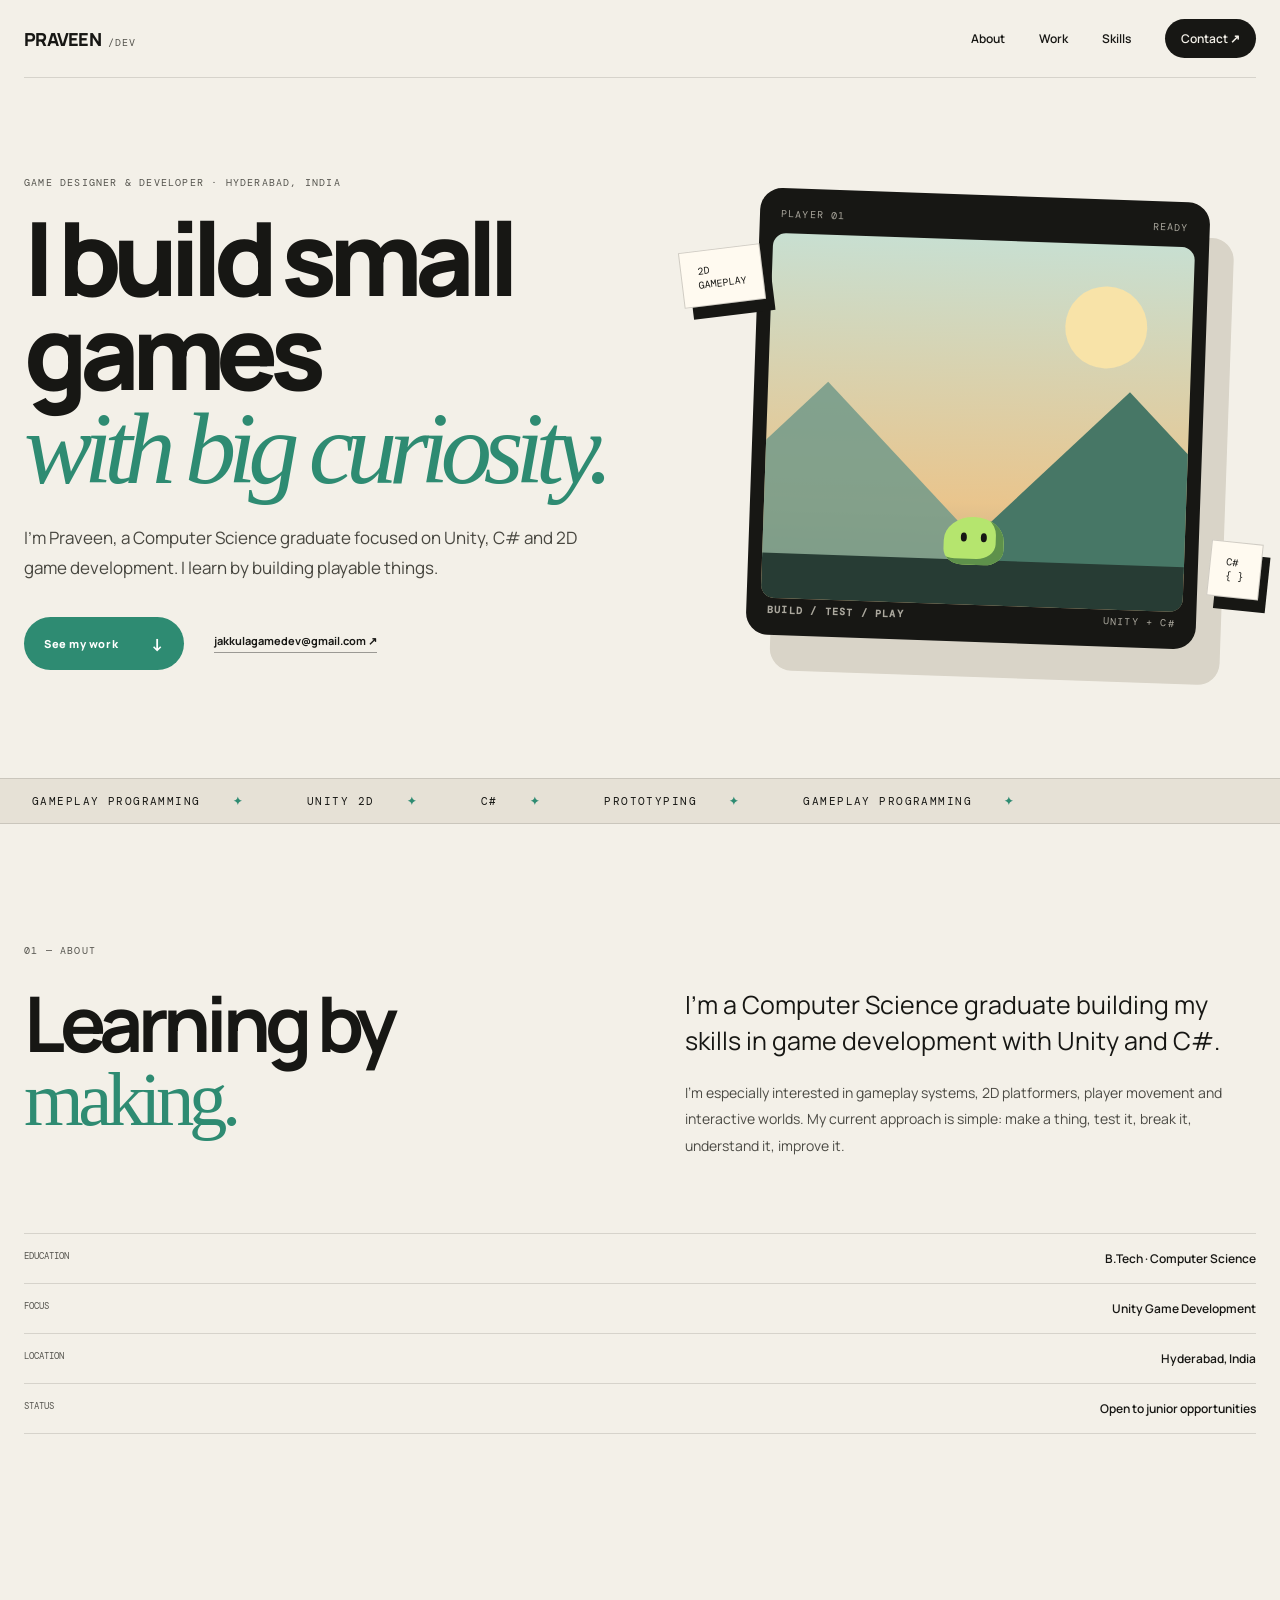
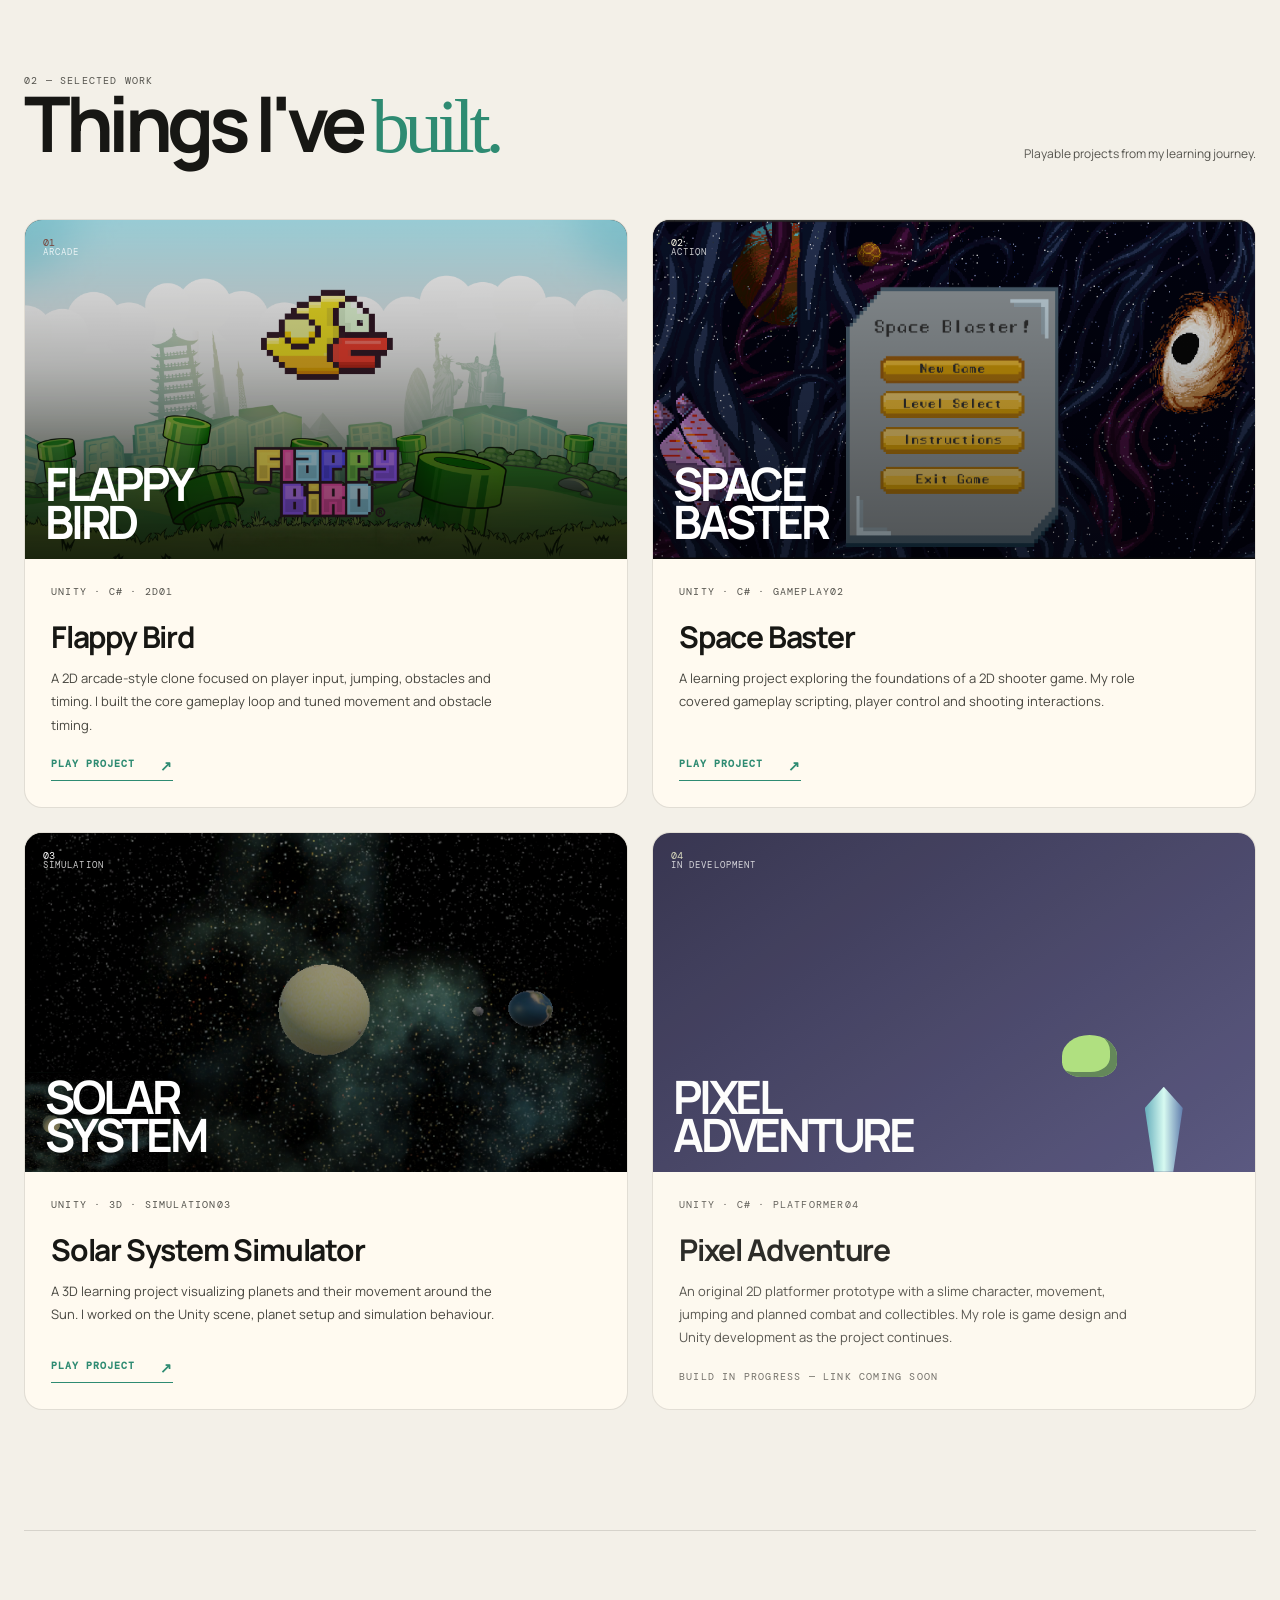
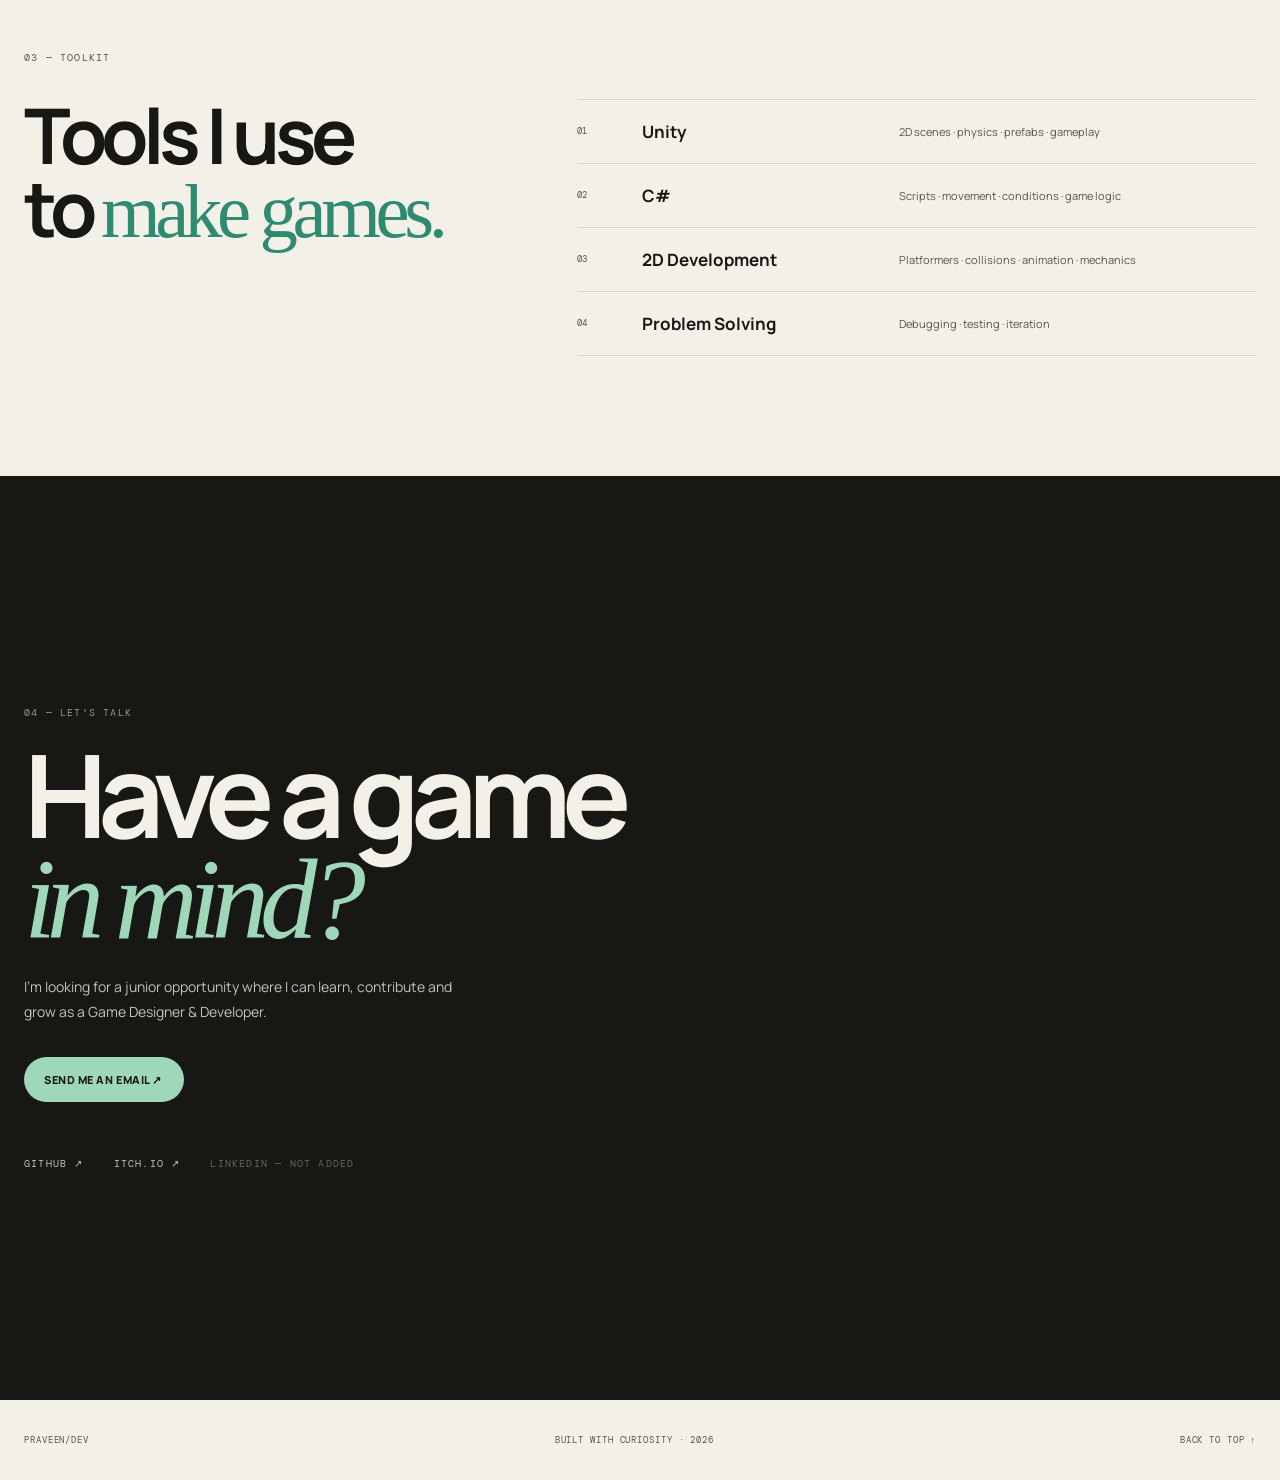
<file: index.html>
<!DOCTYPE html>
<html lang="en">
<head>
  <meta charset="UTF-8">
  <meta name="viewport" content="width=device-width, initial-scale=1.0">
  <meta name="description" content="Praveen — Game Designer &amp; Developer portfolio.">
  <title>Praveen — Game Designer &amp; Developer</title>
  <link rel="preconnect" href="https://fonts.googleapis.com">
  <link rel="preconnect" href="https://fonts.gstatic.com" crossorigin>
  <link href="https://fonts.googleapis.com/css2?family=DM+Mono:wght@400;500&family=Manrope:wght@400;500;600;700;800&display=swap" rel="stylesheet">
  <link rel="stylesheet" href="style.css">
</head>
<body>
  <header class="header">
    <a class="logo" href="#home">PRAVEEN<span>/DEV</span></a>
    <nav class="nav" aria-label="Main navigation">
      <a href="#about">About</a>
      <a href="#work">Work</a>
      <a href="#skills">Skills</a>
      <a href="#contact" class="nav-button">Contact ↗</a>
    </nav>
    <button class="menu-toggle" aria-label="Open menu" aria-expanded="false">☰</button>
  </header>

  <main>
    <section class="hero" id="home">
      <div class="hero-left">
        <p class="kicker">GAME DESIGNER &amp; DEVELOPER · HYDERABAD, INDIA</p>
        <h1>I build small games<br><em>with big curiosity.</em></h1>
        <p class="intro">I'm Praveen, a Computer Science graduate focused on Unity, C# and 2D game development. I learn by building playable things.</p>
        <div class="actions">
          <a class="primary" href="#work">See my work <span>↓</span></a>
          <a class="underlined" href="mailto:jakkulagamedev@gmail.com">jakkulagamedev@gmail.com ↗</a>
        </div>
      </div>

      <div class="hero-right" aria-label="Game developer illustration">
        <div class="portrait-card">
          <div class="portrait-top"><span>PLAYER 01</span><span>READY</span></div>
          <div class="portrait-scene">
            <div class="sun"></div>
            <div class="hill hill-one"></div>
            <div class="hill hill-two"></div>
            <div class="character"><span></span><span></span></div>
            <div class="ground"></div>
          </div>
          <div class="portrait-bottom">
            <strong>BUILD / TEST / PLAY</strong>
            <span>UNITY + C#</span>
          </div>
        </div>
        <div class="floating-note note-one">2D<br>GAMEPLAY</div>
        <div class="floating-note note-two">C#<br>{ }</div>
      </div>
    </section>

    <div class="marquee"><span>GAMEPLAY PROGRAMMING</span><b>✦</b><span>UNITY 2D</span><b>✦</b><span>C#</span><b>✦</b><span>PROTOTYPING</span><b>✦</b><span>GAMEPLAY PROGRAMMING</span><b>✦</b></div>

    <section class="about section" id="about">
      <div class="section-label">01 — ABOUT</div>
      <div class="about-copy">
        <h2>Learning by <span>making.</span></h2>
        <div>
          <p class="large">I’m a Computer Science graduate building my skills in game development with Unity and C#.</p>
          <p>I’m especially interested in gameplay systems, 2D platformers, player movement and interactive worlds. My current approach is simple: make a thing, test it, break it, understand it, improve it.</p>
        </div>
      </div>
      <div class="facts">
        <div><span>EDUCATION</span><strong>B.Tech · Computer Science</strong></div>
        <div><span>FOCUS</span><strong>Unity Game Development</strong></div>
        <div><span>LOCATION</span><strong>Hyderabad, India</strong></div>
        <div><span>STATUS</span><strong>Open to junior opportunities</strong></div>
      </div>
    </section>

    <section class="work section" id="work">
      <div class="section-head">
        <div>
          <div class="section-label">02 — SELECTED WORK</div>
          <h2>Things I've <span>built.</span></h2>
        </div>
        <p>Playable projects from my learning journey.</p>
      </div>

      <div class="project-list">
        <a class="project-link" href="flappy-bird.html"><article class="project featured">
          <div class="project-number">01</div>
          <div class="project-visual image-project flappy"><img src="flappy-bird.png" alt="FLAPPY BIRD project screenshot"><div class="image-overlay"></div><span>ARCADE</span><strong>FLAPPY<br>BIRD</strong></div>
<div class="project-body">
            <div class="project-meta"><span>UNITY · C# · 2D</span><span>01</span></div>
            <h3>Flappy Bird</h3>
            <p>A 2D arcade-style clone focused on player input, jumping, obstacles and timing. I built the core gameplay loop and tuned movement and obstacle timing.</p>
            <span class="play">PLAY PROJECT <span>↗</span></span>
          </div>
        </article></a>

        <a class="project-link" href="space-baster.html"><article class="project">
          <div class="project-number">02</div>
          <div class="project-visual image-project space"><img src="space-baster.png" alt="SPACE BASTER project screenshot"><div class="image-overlay"></div><span>ACTION</span><strong>SPACE<br>BASTER</strong></div>
<div class="project-body">
            <div class="project-meta"><span>UNITY · C# · GAMEPLAY</span><span>02</span></div>
            <h3>Space Baster</h3>
            <p>A learning project exploring the foundations of a 2D shooter game. My role covered gameplay scripting, player control and shooting interactions.</p>
            <span class="play">PLAY PROJECT <span>↗</span></span>
          </div>
        </article></a>

        <a class="project-link" href="solar-system-simulator.html"><article class="project">
          <div class="project-number">03</div>
          <div class="project-visual image-project solar"><img src="solar-system.png" alt="SOLAR SYSTEM project screenshot"><div class="image-overlay"></div><span>SIMULATION</span><strong>SOLAR<br>SYSTEM</strong></div>
<div class="project-body">
            <div class="project-meta"><span>UNITY · 3D · SIMULATION</span><span>03</span></div>
            <h3>Solar System Simulator</h3>
            <p>A 3D learning project visualizing planets and their movement around the Sun. I worked on the Unity scene, planet setup and simulation behaviour.</p>
            <span class="play">PLAY PROJECT <span>↗</span></span>
          </div>
        </article></a>

        <article class="project upcoming">
          <div class="project-number">04</div>
          <div class="project-visual adventure"><span>IN DEVELOPMENT</span><strong>PIXEL<br>ADVENTURE</strong><div class="slime"></div><div class="crystal"></div></div>
          <div class="project-body">
            <div class="project-meta"><span>UNITY · C# · PLATFORMER</span><span>04</span></div>
            <h3>Pixel Adventure</h3>
            <p>An original 2D platformer prototype with a slime character, movement, jumping and planned combat and collectibles. My role is game design and Unity development as the project continues.</p>
            <span class="coming">BUILD IN PROGRESS — LINK COMING SOON</span>
          </div>
        </article>
      </div>
    </section>

    <section class="skills section" id="skills">
      <div class="section-label">03 — TOOLKIT</div>
      <div class="skill-layout">
        <h2>Tools I use<br>to <span>make games.</span></h2>
        <div class="skill-list">
          <div><span>01</span><strong>Unity</strong><small>2D scenes · physics · prefabs · gameplay</small></div>
          <div><span>02</span><strong>C#</strong><small>Scripts · movement · conditions · game logic</small></div>
          <div><span>03</span><strong>2D Development</strong><small>Platformers · collisions · animation · mechanics</small></div>
          <div><span>04</span><strong>Problem Solving</strong><small>Debugging · testing · iteration</small></div>
        </div>
      </div>
    </section>

    <section class="contact section" id="contact">
      <div class="contact-inner">
        <div class="section-label">04 — LET'S TALK</div>
        <h2>Have a game<br><em>in mind?</em></h2>
        <p>I'm looking for a junior opportunity where I can learn, contribute and grow as a Game Designer &amp; Developer.</p>
        <a class="contact-button" href="mailto:jakkulagamedev@gmail.com">SEND ME AN EMAIL ↗</a>
        <div class="links">
          <a href="https://github.com/jakkulapraveen1023/Praveen-dash-portfolio" target="_blank" rel="noopener noreferrer">GITHUB ↗</a>
          <a href="https://jakkula.itch.io/" target="_blank" rel="noopener noreferrer">ITCH.IO ↗</a>
          <span>LINKEDIN — NOT ADDED</span>
        </div>
      </div>
    </section>
  </main>

  <footer><span>PRAVEEN/DEV</span><span>BUILT WITH CURIOSITY · 2026</span><a href="#home">BACK TO TOP ↑</a></footer>
  <script src="script.js"></script>
</body>
</html>
</file>
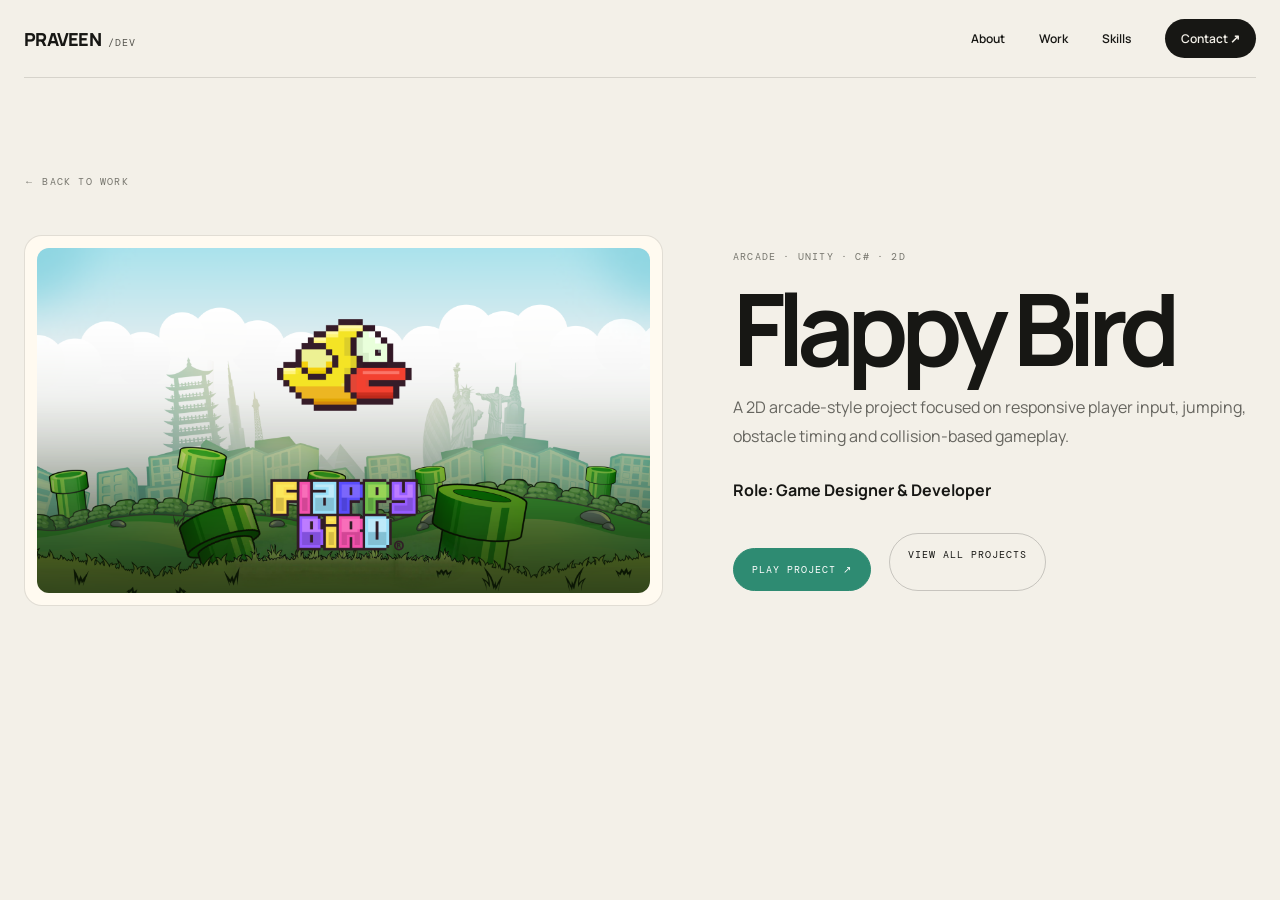
<file: flappy-bird.html>
<!DOCTYPE html>
<html lang="en">
<head>
<meta charset="UTF-8">
<meta name="viewport" content="width=device-width, initial-scale=1.0">
<meta name="description" content="Flappy Bird — Praveen's game development project.">
<title>Flappy Bird — Praveen</title>
<link rel="preconnect" href="https://fonts.googleapis.com">
<link rel="preconnect" href="https://fonts.gstatic.com" crossorigin>
<link href="https://fonts.googleapis.com/css2?family=DM+Mono:wght@400;500&family=Manrope:wght@400;500;600;700;800&display=swap" rel="stylesheet">
<link rel="stylesheet" href="style.css">
<style>
.detail-page{max-width:1240px;width:calc(100% - 48px);margin:auto;padding:90px 0 120px}
.back{font:10px "DM Mono";letter-spacing:.12em;color:#77766e}
.detail-grid{display:grid;grid-template-columns:1.1fr .9fr;gap:70px;align-items:center;margin-top:45px}
.detail-image{background:#fffaf0;border:1px solid #17171420;border-radius:18px;padding:12px}
.detail-image img{display:block;width:100%;height:auto;max-height:620px;object-fit:contain;border-radius:12px}
.detail-label{font:10px "DM Mono";letter-spacing:.12em;color:#77766e}
.detail-page h1{font-size:clamp(52px,8vw,100px);line-height:.9;letter-spacing:-.08em;margin:20px 0}
.detail-copy{font-size:16px;line-height:1.8;color:#66655f;max-width:560px}
.role{margin-top:28px;font-weight:700;color:#171714}
.detail-actions{display:flex;gap:18px;flex-wrap:wrap;margin-top:32px}
.detail-actions a{display:inline-flex;padding:14px 18px;border-radius:999px;font:10px "DM Mono";letter-spacing:.1em;border:1px solid #17171433}
.detail-actions .play{background:#2e8b72;color:#fff;border-color:#2e8b72}
@media(max-width:850px){.detail-grid{grid-template-columns:1fr;gap:35px}}
</style>
</head>
<body>
<header class="header">
<a class="logo" href="index.html">PRAVEEN<span>/DEV</span></a>
<nav class="nav" aria-label="Main navigation">
<a href="index.html#about">About</a><a href="index.html#work">Work</a><a href="index.html#skills">Skills</a><a href="index.html#contact" class="nav-button">Contact ↗</a>
</nav>
<button class="menu-toggle" aria-label="Open menu" aria-expanded="false">☰</button>
</header>
<main class="detail-page">
<a class="back" href="index.html#work">← BACK TO WORK</a>
<div class="detail-grid">
<div class="detail-image"><img src="flappy-bird.png" alt="Flappy Bird project screenshot"></div>
<div>
<div class="detail-label">ARCADE · UNITY · C# · 2D</div>
<h1>Flappy Bird</h1>
<p class="detail-copy">A 2D arcade-style project focused on responsive player input, jumping, obstacle timing and collision-based gameplay.</p>
<p class="role">Role: Game Designer & Developer</p>
<div class="detail-actions">
<a class="play" href="https://jakkula.itch.io/flappy-bird" target="_blank" rel="noopener noreferrer">PLAY PROJECT ↗</a>
<a href="index.html#work">VIEW ALL PROJECTS</a>
</div>
</div>
</div>
</main>
<script src="script.js"></script>
</body>
</html>
</file>
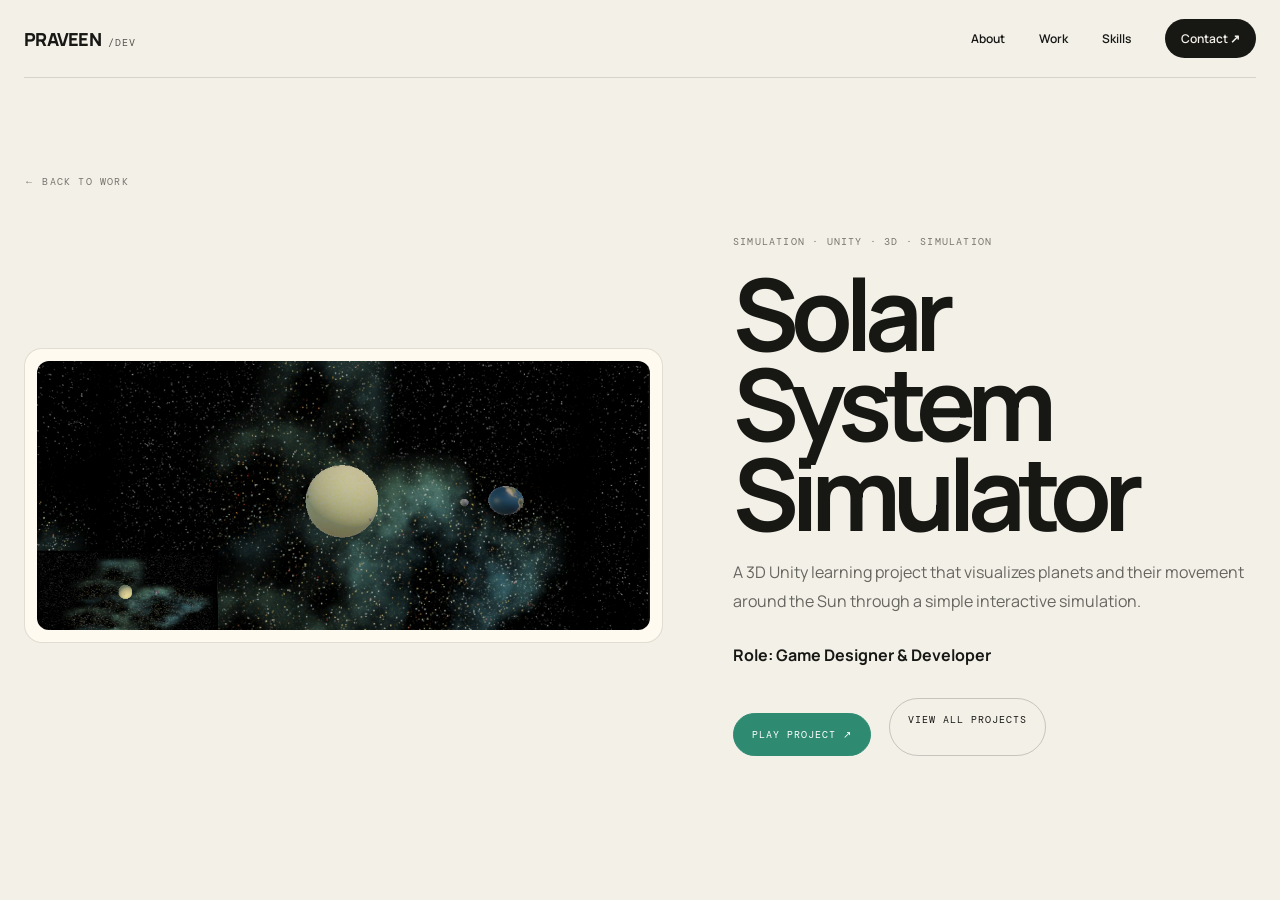
<file: solar-system-simulator.html>
<!DOCTYPE html>
<html lang="en">
<head>
<meta charset="UTF-8">
<meta name="viewport" content="width=device-width, initial-scale=1.0">
<meta name="description" content="Solar System Simulator — Praveen's game development project.">
<title>Solar System Simulator — Praveen</title>
<link rel="preconnect" href="https://fonts.googleapis.com">
<link rel="preconnect" href="https://fonts.gstatic.com" crossorigin>
<link href="https://fonts.googleapis.com/css2?family=DM+Mono:wght@400;500&family=Manrope:wght@400;500;600;700;800&display=swap" rel="stylesheet">
<link rel="stylesheet" href="style.css">
<style>
.detail-page{max-width:1240px;width:calc(100% - 48px);margin:auto;padding:90px 0 120px}
.back{font:10px "DM Mono";letter-spacing:.12em;color:#77766e}
.detail-grid{display:grid;grid-template-columns:1.1fr .9fr;gap:70px;align-items:center;margin-top:45px}
.detail-image{background:#fffaf0;border:1px solid #17171420;border-radius:18px;padding:12px}
.detail-image img{display:block;width:100%;height:auto;max-height:620px;object-fit:contain;border-radius:12px}
.detail-label{font:10px "DM Mono";letter-spacing:.12em;color:#77766e}
.detail-page h1{font-size:clamp(52px,8vw,100px);line-height:.9;letter-spacing:-.08em;margin:20px 0}
.detail-copy{font-size:16px;line-height:1.8;color:#66655f;max-width:560px}
.role{margin-top:28px;font-weight:700;color:#171714}
.detail-actions{display:flex;gap:18px;flex-wrap:wrap;margin-top:32px}
.detail-actions a{display:inline-flex;padding:14px 18px;border-radius:999px;font:10px "DM Mono";letter-spacing:.1em;border:1px solid #17171433}
.detail-actions .play{background:#2e8b72;color:#fff;border-color:#2e8b72}
@media(max-width:850px){.detail-grid{grid-template-columns:1fr;gap:35px}}
</style>
</head>
<body>
<header class="header">
<a class="logo" href="index.html">PRAVEEN<span>/DEV</span></a>
<nav class="nav" aria-label="Main navigation">
<a href="index.html#about">About</a><a href="index.html#work">Work</a><a href="index.html#skills">Skills</a><a href="index.html#contact" class="nav-button">Contact ↗</a>
</nav>
<button class="menu-toggle" aria-label="Open menu" aria-expanded="false">☰</button>
</header>
<main class="detail-page">
<a class="back" href="index.html#work">← BACK TO WORK</a>
<div class="detail-grid">
<div class="detail-image"><img src="solar-system.png" alt="Solar System Simulator project screenshot"></div>
<div>
<div class="detail-label">SIMULATION · UNITY · 3D · SIMULATION</div>
<h1>Solar System Simulator</h1>
<p class="detail-copy">A 3D Unity learning project that visualizes planets and their movement around the Sun through a simple interactive simulation.</p>
<p class="role">Role: Game Designer & Developer</p>
<div class="detail-actions">
<a class="play" href="https://jakkula.itch.io/solor-system" target="_blank" rel="noopener noreferrer">PLAY PROJECT ↗</a>
<a href="index.html#work">VIEW ALL PROJECTS</a>
</div>
</div>
</div>
</main>
<script src="script.js"></script>
</body>
</html>
</file>
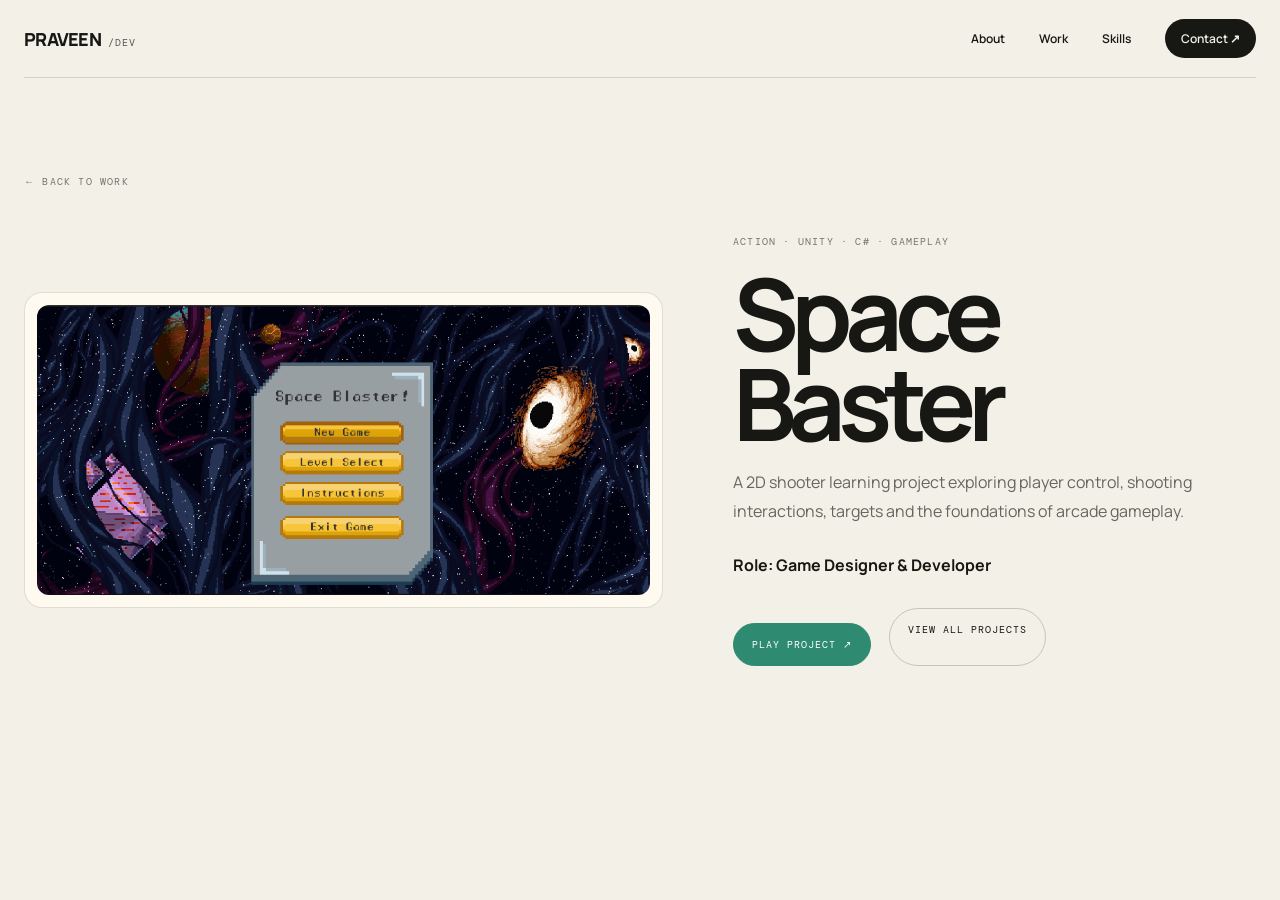
<file: space-baster.html>
<!DOCTYPE html>
<html lang="en">
<head>
<meta charset="UTF-8">
<meta name="viewport" content="width=device-width, initial-scale=1.0">
<meta name="description" content="Space Baster — Praveen's game development project.">
<title>Space Baster — Praveen</title>
<link rel="preconnect" href="https://fonts.googleapis.com">
<link rel="preconnect" href="https://fonts.gstatic.com" crossorigin>
<link href="https://fonts.googleapis.com/css2?family=DM+Mono:wght@400;500&family=Manrope:wght@400;500;600;700;800&display=swap" rel="stylesheet">
<link rel="stylesheet" href="style.css">
<style>
.detail-page{max-width:1240px;width:calc(100% - 48px);margin:auto;padding:90px 0 120px}
.back{font:10px "DM Mono";letter-spacing:.12em;color:#77766e}
.detail-grid{display:grid;grid-template-columns:1.1fr .9fr;gap:70px;align-items:center;margin-top:45px}
.detail-image{background:#fffaf0;border:1px solid #17171420;border-radius:18px;padding:12px}
.detail-image img{display:block;width:100%;height:auto;max-height:620px;object-fit:contain;border-radius:12px}
.detail-label{font:10px "DM Mono";letter-spacing:.12em;color:#77766e}
.detail-page h1{font-size:clamp(52px,8vw,100px);line-height:.9;letter-spacing:-.08em;margin:20px 0}
.detail-copy{font-size:16px;line-height:1.8;color:#66655f;max-width:560px}
.role{margin-top:28px;font-weight:700;color:#171714}
.detail-actions{display:flex;gap:18px;flex-wrap:wrap;margin-top:32px}
.detail-actions a{display:inline-flex;padding:14px 18px;border-radius:999px;font:10px "DM Mono";letter-spacing:.1em;border:1px solid #17171433}
.detail-actions .play{background:#2e8b72;color:#fff;border-color:#2e8b72}
@media(max-width:850px){.detail-grid{grid-template-columns:1fr;gap:35px}}
</style>
</head>
<body>
<header class="header">
<a class="logo" href="index.html">PRAVEEN<span>/DEV</span></a>
<nav class="nav" aria-label="Main navigation">
<a href="index.html#about">About</a><a href="index.html#work">Work</a><a href="index.html#skills">Skills</a><a href="index.html#contact" class="nav-button">Contact ↗</a>
</nav>
<button class="menu-toggle" aria-label="Open menu" aria-expanded="false">☰</button>
</header>
<main class="detail-page">
<a class="back" href="index.html#work">← BACK TO WORK</a>
<div class="detail-grid">
<div class="detail-image"><img src="space-baster.png" alt="Space Baster project screenshot"></div>
<div>
<div class="detail-label">ACTION · UNITY · C# · GAMEPLAY</div>
<h1>Space Baster</h1>
<p class="detail-copy">A 2D shooter learning project exploring player control, shooting interactions, targets and the foundations of arcade gameplay.</p>
<p class="role">Role: Game Designer & Developer</p>
<div class="detail-actions">
<a class="play" href="https://jakkula.itch.io/space-baster" target="_blank" rel="noopener noreferrer">PLAY PROJECT ↗</a>
<a href="index.html#work">VIEW ALL PROJECTS</a>
</div>
</div>
</div>
</main>
<script src="script.js"></script>
</body>
</html>
</file>
<file: style.css>
*{box-sizing:border-box}html{scroll-behavior:smooth}body{margin:0;background:#f3f0e8;color:#171714;font-family:"Manrope",sans-serif;overflow-x:hidden}a{color:inherit;text-decoration:none}.header{height:78px;display:flex;align-items:center;justify-content:space-between;max-width:1240px;width:calc(100% - 48px);margin:auto;border-bottom:1px solid #17171422}.logo{font-weight:800;letter-spacing:-.04em;font-size:18px}.logo span{font:10px "DM Mono";letter-spacing:.1em;color:#55544e;margin-left:7px}.nav{display:flex;align-items:center;gap:34px;font-size:12px;font-weight:600}.nav a:not(.nav-button):hover{opacity:.55}.nav-button{background:#171714;color:#f3f0e8;padding:11px 16px;border-radius:999px}.menu-toggle{display:none;border:0;background:none;font-size:23px}.hero{max-width:1240px;width:calc(100% - 48px);margin:auto;min-height:700px;display:grid;grid-template-columns:1.05fr .95fr;gap:60px;align-items:center;padding:70px 0 90px}.kicker,.section-label,.project-meta,.portrait-top,.portrait-bottom,.links,.coming{font:10px "DM Mono";letter-spacing:.12em;color:#55544e}.hero h1{font-size:clamp(58px,8vw,112px);line-height:.91;letter-spacing:-.08em;margin:22px 0 28px;font-weight:800}.hero h1 em,.about h2 span,.section-head h2 span,.skills h2 span{font-family:Georgia,serif;font-weight:400;color:#2e8b72}.intro{max-width:590px;font-size:17px;line-height:1.75;color:#484740}.actions{display:flex;align-items:center;gap:30px;margin-top:34px}.primary,.contact-button{display:inline-flex;align-items:center;justify-content:space-between;background:#2e8b72;color:#fff;padding:15px 20px;border-radius:999px;font-size:11px;font-weight:800;letter-spacing:.05em;min-width:160px}.primary span{font-size:17px}.underlined{font-size:11px;font-weight:700;border-bottom:1px solid #17171466;padding-bottom:4px}.hero-right{position:relative;min-height:500px;display:grid;place-items:center}.portrait-card{width:min(450px,100%);background:#171714;border-radius:22px;padding:14px;transform:rotate(2deg);box-shadow:25px 35px 0 #d9d4c8}.portrait-top,.portrait-bottom{display:flex;justify-content:space-between;color:#aaa79d;padding:5px 7px}.portrait-scene{height:365px;margin-top:8px;position:relative;overflow:hidden;border-radius:13px;background:linear-gradient(180deg,#c8dfd1 0%,#e9c58d 72%,#b6a17c 100%)}.sun{position:absolute;width:82px;height:82px;border-radius:50%;background:#f8e3a8;right:45px;top:42px}.hill{position:absolute;bottom:38px;width:0;height:0;border-left:180px solid transparent;border-right:180px solid transparent;border-bottom:180px solid #729b8a}.hill-one{left:-120px;opacity:.85}.hill-two{right:-120px;border-bottom-color:#477766}.ground{position:absolute;bottom:0;left:0;right:0;height:45px;background:#273c34}.character{position:absolute;z-index:2;bottom:40px;left:43%;width:60px;height:48px;border-radius:55% 55% 35% 35%;background:#b5e56e;box-shadow:inset -8px -6px #5e914b}.character span{position:absolute;width:6px;height:9px;border-radius:50%;background:#171714;top:16px;left:17px}.character span+span{left:37px}.floating-note{position:absolute;background:#fffaf0;border:1px solid #17171433;padding:13px 16px;font:10px "DM Mono";line-height:1.4;box-shadow:8px 12px 0 #171714}.note-one{left:-18px;top:80px;transform:rotate(-7deg)}.note-two{right:-5px;bottom:70px;transform:rotate(6deg)}.marquee{border-block:1px solid #17171422;background:#e6e1d6;overflow:hidden;white-space:nowrap;padding:15px 0;display:flex;gap:32px;font:11px "DM Mono";letter-spacing:.13em}.marquee span{margin-left:32px}.marquee b{color:#2e8b72}.section{max-width:1240px;width:calc(100% - 48px);margin:auto;padding:120px 0}.about-copy{display:grid;grid-template-columns:1fr 1fr;gap:90px;margin-top:30px}.about h2,.section-head h2,.skills h2{font-size:clamp(44px,6vw,78px);line-height:.95;letter-spacing:-.07em;margin:0}.about-copy .large{font-size:25px;line-height:1.45;margin:0 0 20px}.about-copy p:not(.large){font-size:14px;color:#4b4a44;line-height:1.9}.facts{margin-top:60px;border-top:1px solid #17171422}.facts div{display:flex;justify-content:space-between;gap:20px;padding:16px 0;border-bottom:1px solid #17171422;font-size:12px}.facts span{font:9px "DM Mono";color:#55544e}.facts strong{font-weight:600;text-align:right}.section-head{display:flex;justify-content:space-between;align-items:end;gap:30px;margin-bottom:55px}.section-head>p{max-width:280px;color:#55544e;font-size:12px;line-height:1.7;margin:0}.project-list{display:grid;grid-template-columns:1fr 1fr;gap:22px}.project{position:relative;background:#fffaf0;border:1px solid #17171420;border-radius:18px;overflow:hidden}.project.featured{grid-column:span 2;display:grid;grid-template-columns:1.05fr .95fr}.project-number{position:absolute;z-index:3;top:16px;left:18px;font:10px "DM Mono";color:#fff;mix-blend-mode:difference}.project-visual{height:290px;position:relative;overflow:hidden;padding:18px;color:#fff}.project.featured .project-visual{height:360px}.project-visual>span{font:9px "DM Mono";letter-spacing:.12em;opacity:.8}.project-visual>strong{position:absolute;left:20px;bottom:18px;font-size:46px;line-height:.82;letter-spacing:-.07em}.flappy{background:linear-gradient(135deg,#b9d8cb,#d7a574 75%,#e8b9a2)}.bird{position:absolute;width:48px;height:38px;background:#ffe18a;border-radius:50% 55% 45% 45%;left:52%;top:42%;box-shadow:8px 8px #17171422}.pipe{position:absolute;width:38px;height:150px;background:#5a9c78;right:17%;top:0;border-inline:5px solid #397253}.space{background:linear-gradient(145deg,#202c4a,#4b5b78)}.target{position:absolute;width:100px;height:100px;border:2px solid #d7f1dd;border-radius:50%;right:18%;top:30%;box-shadow:inset 0 0 0 25px #ffffff08}.solar{background:linear-gradient(145deg,#232640,#6d617d)}.planet{position:absolute;border-radius:50%}.planet.sun{width:82px;height:82px;background:#f3c67c;left:48%;top:33%;box-shadow:0 0 45px #f3c67c88}.planet.earth{width:28px;height:28px;background:#77c7c0;left:25%;top:27%}.orbit{position:absolute;width:270px;height:120px;border:1px solid #ffffff88;border-radius:50%;left:20%;top:25%;transform:rotate(-20deg)}.adventure{background:linear-gradient(145deg,#252341,#4b4976)}.slime{position:absolute;width:55px;height:42px;background:#a9df75;border-radius:50% 50% 35% 35%;right:23%;bottom:28%;box-shadow:inset -7px -5px #557d4b}.crystal{position:absolute;width:38px;height:85px;background:linear-gradient(90deg,#58a8b8,#d4fbf2,#5070a7);right:12%;bottom:0;clip-path:polygon(50% 0,100% 25%,75% 100%,25% 100%,0 25%)}.project-body{padding:28px}.project-meta{display:flex;justify-content:space-between}.project-body h3{font-size:30px;letter-spacing:-.04em;margin:23px 0 10px}.project-body p{color:#484740;font-size:13px;line-height:1.8;max-width:470px}.play{display:inline-flex;gap:25px;margin-top:15px;font:10px "DM Mono";letter-spacing:.1em;color:#2e8b72;font-weight:600;border-bottom:1px solid #2e8b72;padding-bottom:5px}.play span{font-size:14px}.upcoming{opacity:.9}.coming{display:inline-block;margin-top:17px;color:#66645d}.skills{border-top:1px solid #17171422}.skill-layout{display:grid;grid-template-columns:.8fr 1.2fr;gap:100px;margin-top:35px}.skill-list{border-top:1px solid #17171422}.skill-list div{display:grid;grid-template-columns:45px 1fr 1.5fr;align-items:center;gap:20px;padding:20px 0;border-bottom:1px solid #17171422}.skill-list span{font:9px "DM Mono";color:#55544e}.skill-list strong{font-size:17px}.skill-list small{font-size:11px;color:#55544e}.contact{max-width:none;width:100%;background:#171714;color:#f3f0e8}.contact-inner{max-width:1240px;width:calc(100% - 48px);margin:auto;padding:110px 0}.contact .section-label{color:#99968e}.contact h2{font-size:clamp(58px,9vw,120px);line-height:.87;letter-spacing:-.08em;margin:25px 0}.contact h2 em{font-family:Georgia,serif;font-weight:400;color:#9fd8b8}.contact p{max-width:440px;color:#c5c2b9;line-height:1.8;font-size:14px}.contact-button{margin-top:18px;background:#9fd8b8;color:#171714}.links{display:flex;gap:30px;flex-wrap:wrap;margin-top:55px;color:#c5c2b9}.links a:hover{color:#fff}.links span{color:#66645f}footer{max-width:1240px;width:calc(100% - 48px);margin:auto;height:80px;display:flex;align-items:center;justify-content:space-between;font:9px "DM Mono";letter-spacing:.1em;color:#55544e}@media(max-width:850px){.hero{grid-template-columns:1fr;padding-top:60px}.hero-right{min-height:430px}.about-copy,.skill-layout{grid-template-columns:1fr;gap:35px}.project.featured{grid-column:auto;display:block}.project.featured .project-visual{height:290px}.project-list{grid-template-columns:1fr}.section-head{align-items:start;flex-direction:column}}@media(max-width:600px){.header{height:68px}.nav{display:none;position:absolute;top:68px;left:0;right:0;background:#f3f0e8;padding:25px;z-index:10;flex-direction:column;align-items:flex-start;border-bottom:1px solid #17171422}.nav.open{display:flex}.menu-toggle{display:block}.hero,.section,.contact-inner,footer{width:calc(100% - 36px)}.hero{padding:55px 0 70px}.hero h1{font-size:61px}.intro{font-size:15px}.actions{align-items:flex-start;flex-direction:column;gap:18px}.hero-right{min-height:380px}.portrait-card{transform:rotate(1deg);box-shadow:15px 22px 0 #d9d4c8}.portrait-scene{height:290px}.floating-note{font-size:9px}.note-one{left:-8px}.note-two{right:-8px}.section{padding:85px 0}.about-copy .large{font-size:21px}.facts div{align-items:flex-start}.section-head h2,.skills h2{font-size:54px}.project-visual,.project.featured .project-visual{height:230px}.project-visual>strong{font-size:37px}.project-body{padding:22px}.project-body h3{font-size:25px}.skill-list div{grid-template-columns:35px 1fr}.skill-list small{grid-column:2}.contact-inner{padding:85px 0}.contact h2{font-size:64px}.links{gap:18px}footer{height:auto;padding:25px 0;gap:16px;flex-wrap:wrap}footer span:nth-child(2){width:100%;order:3}}

.project-link{display:block;color:inherit;text-decoration:none}
.project-link:hover .project-body h3{color:#2e8b72}
.image-project{background:#171714}
.image-project img{position:absolute;inset:0;width:100%;height:100%;object-fit:cover}
.image-project .image-overlay{position:absolute;inset:0;background:linear-gradient(180deg,rgba(0,0,0,.10),rgba(0,0,0,.48))}
.image-project>span,.image-project>strong{z-index:2}

/* Project-card alignment fix: consistent two-column cards and equal visual heights */
.project-list{
  display:grid;
  grid-template-columns:repeat(2,minmax(0,1fr));
  align-items:stretch;
  gap:24px;
}
.project-list > .project-link{
  display:flex;
  min-width:0;
  height:100%;
}
.project-list > .project-link > .project,
.project-list > .project{
  width:100%;
  min-width:0;
  min-height:100%;
  display:flex;
  flex-direction:column;
}
.project-list > .project-link > .project.featured{
  grid-column:auto;
  display:flex;
  grid-template-columns:none;
}
.project-list .project-visual,
.project-list .project.featured .project-visual{
  width:100%;
  height:auto;
  aspect-ratio:16 / 9;
  flex:0 0 auto;
}
.project-list .project-body{
  display:flex;
  flex:1 1 auto;
  flex-direction:column;
  align-items:flex-start;
  padding:26px;
}
.project-list .project-body h3{margin:18px 0 10px}
.project-list .project-body p{margin:0; flex:1 1 auto}
.project-list .project-body .play,
.project-list .project-body .coming{margin-top:20px}
.project-list .project-number{z-index:4}
@media(max-width:850px){
  .project-list{grid-template-columns:repeat(2,minmax(0,1fr));gap:18px}
  .project.featured{grid-column:auto;display:flex}
  .project.featured .project-visual{height:auto}
}
@media(max-width:600px){
  .project-list{grid-template-columns:1fr;gap:18px}
  .project-list .project-body{padding:22px}
}
</file>
